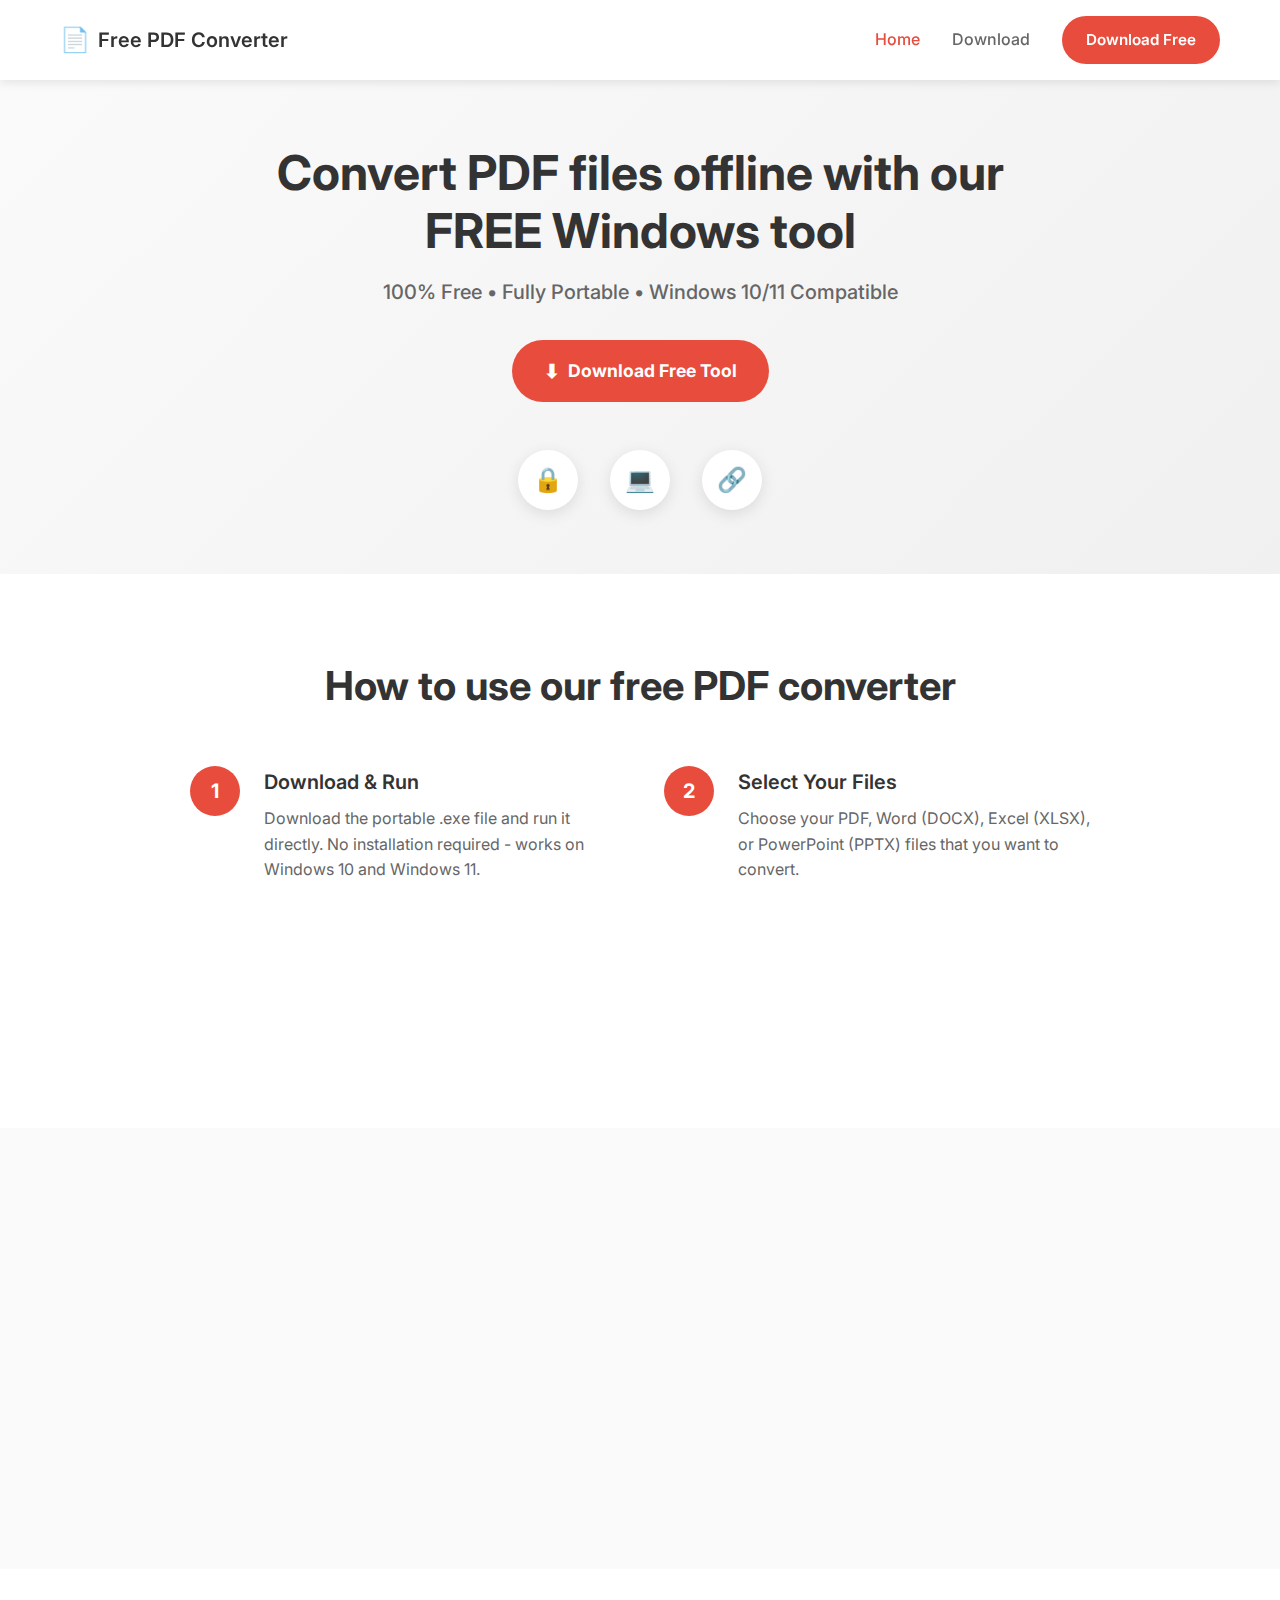
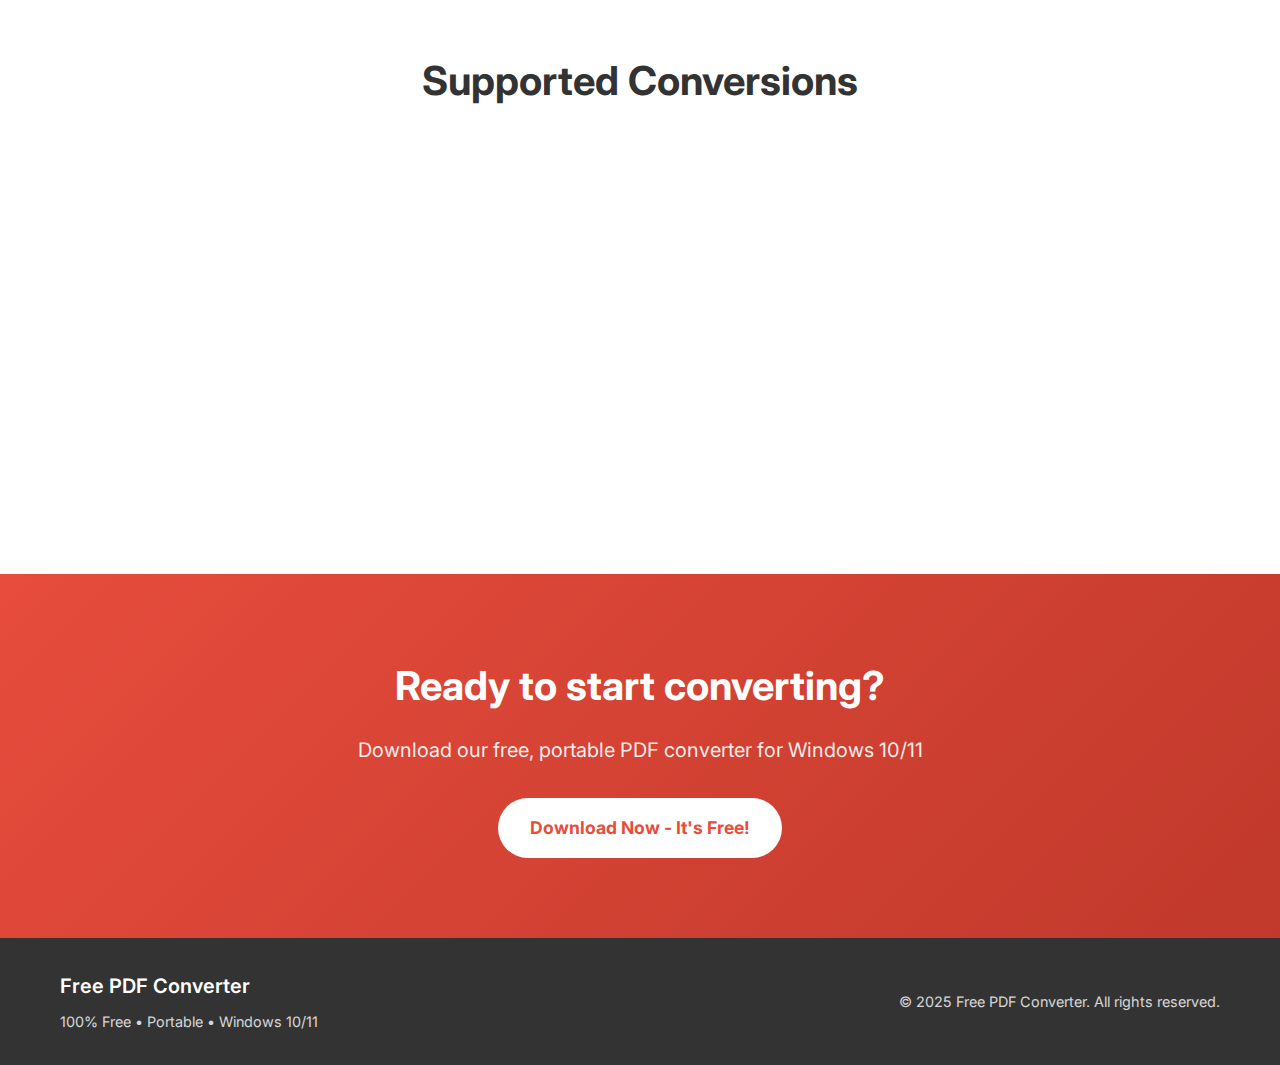
<file: index.html>
<!DOCTYPE html>
<html lang="en">
<head>
    <meta charset="UTF-8">
    <meta name="viewport" content="width=device-width, initial-scale=1.0">
    <title>Free PDF Converter - Windows Desktop Tool</title>
    <link rel="stylesheet" href="css/styles.css">
    <link href="https://fonts.googleapis.com/css2?family=Inter:wght@300;400;500;600;700&display=swap" rel="stylesheet">
</head>
<body>
    <header class="header">
        <div class="container">
            <div class="header-content">
                <div class="logo">
                    <span class="logo-icon">📄</span>
                    <span class="logo-text">Free PDF Converter</span>
                </div>
                <nav class="nav">
                    <a href="index.html" class="nav-link active">Home</a>
                    <a href="download.html" class="nav-link">Download</a>
                    <a href="download.html" class="btn btn-primary">Download Free</a>
                </nav>
            </div>
        </div>
    </header>

    <main>
        <section class="hero">
            <div class="container">
                <div class="hero-content">
                    <h1 class="hero-title">Convert PDF files offline with our FREE Windows tool</h1>
                    <p class="hero-subtitle">100% Free • Fully Portable • Windows 10/11 Compatible</p>
                    <div class="hero-cta">
                        <a href="download.html" class="btn btn-large btn-primary">
                            <span class="btn-icon">⬇</span>
                            Download Free Tool
                        </a>
                    </div>
                    <div class="hero-icons">
                        <div class="icon-item">
                            <span class="icon">🔒</span>
                        </div>
                        <div class="icon-item">
                            <span class="icon">💻</span>
                        </div>
                        <div class="icon-item">
                            <span class="icon">🔗</span>
                        </div>
                    </div>
                </div>
            </div>
        </section>

        <section class="features">
            <div class="container">
                <h2 class="section-title">How to use our free PDF converter</h2>
                <div class="features-grid">
                    <div class="feature-item">
                        <div class="feature-number">1</div>
                        <div class="feature-content">
                            <h3>Download & Run</h3>
                            <p>Download the portable .exe file and run it directly. No installation required - works on Windows 10 and Windows 11.</p>
                        </div>
                    </div>
                    <div class="feature-item">
                        <div class="feature-number">2</div>
                        <div class="feature-content">
                            <h3>Select Your Files</h3>
                            <p>Choose your PDF, Word (DOCX), Excel (XLSX), or PowerPoint (PPTX) files that you want to convert.</p>
                        </div>
                    </div>
                    <div class="feature-item">
                        <div class="feature-number">3</div>
                        <div class="feature-content">
                            <h3>Convert Instantly</h3>
                            <p>Your files are converted offline in seconds. No internet connection required - your documents stay completely private.</p>
                        </div>
                    </div>
                </div>
            </div>
        </section>

        <section class="benefits">
            <div class="container">
                <div class="benefits-grid">
                    <div class="benefit-item">
                        <div class="benefit-icon">🏆</div>
                        <h3>Best free PDF converter</h3>
                        <p>Completely free desktop application with no limitations, trials, or subscriptions required.</p>
                    </div>
                    <div class="benefit-item">
                        <div class="benefit-icon">🚀</div>
                        <h3>Fully portable application</h3>
                        <p>Single executable file that runs anywhere on Windows. No installation, no registry changes, no bloatware.</p>
                    </div>
                    <div class="benefit-item">
                        <div class="benefit-icon">🔐</div>
                        <h3>Your files stay private</h3>
                        <p>All conversions happen offline on your computer. No cloud uploads, no data collection, complete privacy.</p>
                    </div>
                </div>
            </div>
        </section>

        <section class="conversion-types">
            <div class="container">
                <h2 class="section-title">Supported Conversions</h2>
                <div class="conversion-grid">
                    <div class="conversion-item">
                        <div class="conversion-from">PDF</div>
                        <div class="conversion-arrow">→</div>
                        <div class="conversion-to">DOCX</div>
                    </div>
                    <div class="conversion-item">
                        <div class="conversion-from">PDF</div>
                        <div class="conversion-arrow">→</div>
                        <div class="conversion-to">XLSX</div>
                    </div>
                    <div class="conversion-item">
                        <div class="conversion-from">PDF</div>
                        <div class="conversion-arrow">→</div>
                        <div class="conversion-to">PPTX</div>
                    </div>
                    <div class="conversion-item">
                        <div class="conversion-from">DOCX</div>
                        <div class="conversion-arrow">→</div>
                        <div class="conversion-to">PDF</div>
                    </div>
                    <div class="conversion-item">
                        <div class="conversion-from">XLSX</div>
                        <div class="conversion-arrow">→</div>
                        <div class="conversion-to">PDF</div>
                    </div>
                    <div class="conversion-item">
                        <div class="conversion-from">PPTX</div>
                        <div class="conversion-arrow">→</div>
                        <div class="conversion-to">PDF</div>
                    </div>
                </div>
            </div>
        </section>

        <section class="cta-section">
            <div class="container">
                <div class="cta-content">
                    <h2>Ready to start converting?</h2>
                    <p>Download our free, portable PDF converter for Windows 10/11</p>
                    <a href="download.html" class="btn btn-large btn-primary">Download Now - It's Free!</a>
                </div>
            </div>
        </section>
    </main>

    <footer class="footer">
        <div class="container">
            <div class="footer-content">
                <div class="footer-left">
                    <span class="logo-text">Free PDF Converter</span>
                    <p>100% Free • Portable • Windows 10/11</p>
                </div>
                <div class="footer-right">
                    <p>&copy; 2025 Free PDF Converter. All rights reserved.</p>
                </div>
            </div>
        </div>
    </footer>

    <script src="js/main.js"></script>
</body>
</html>
</file>
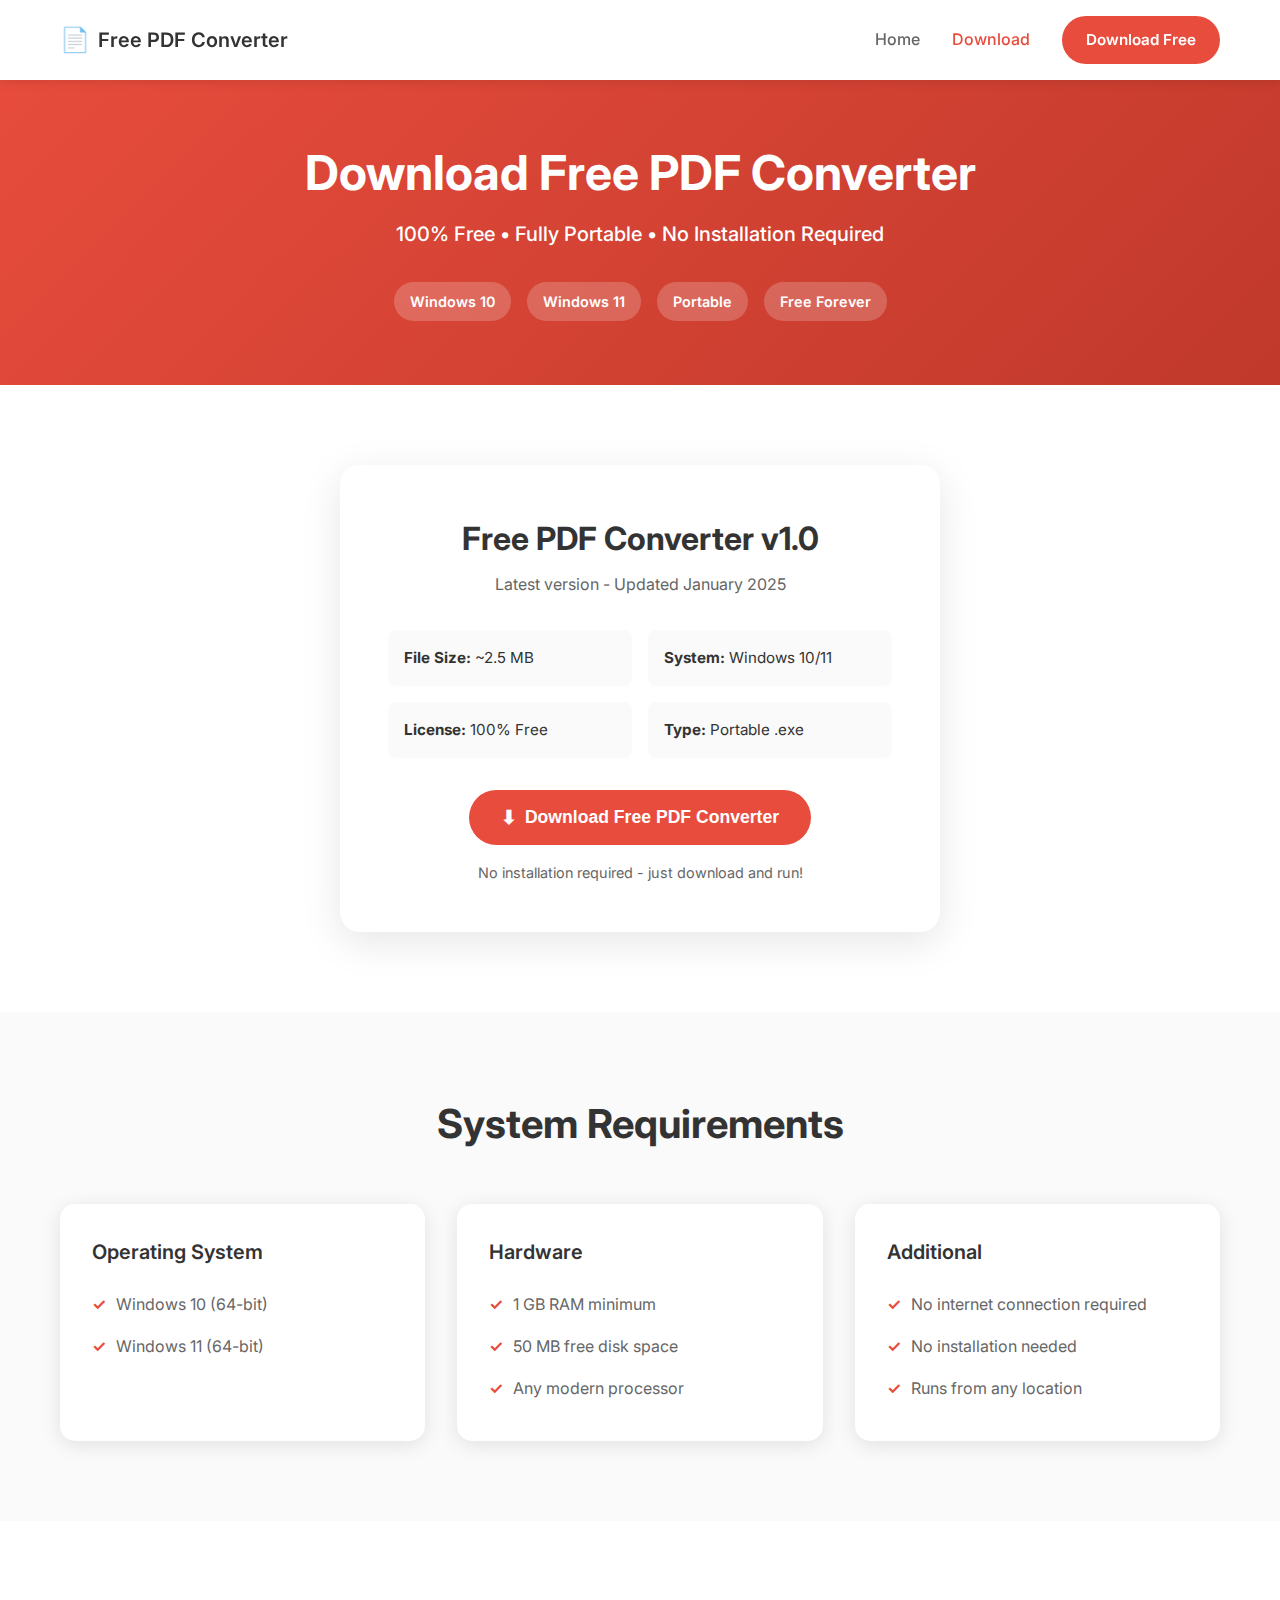
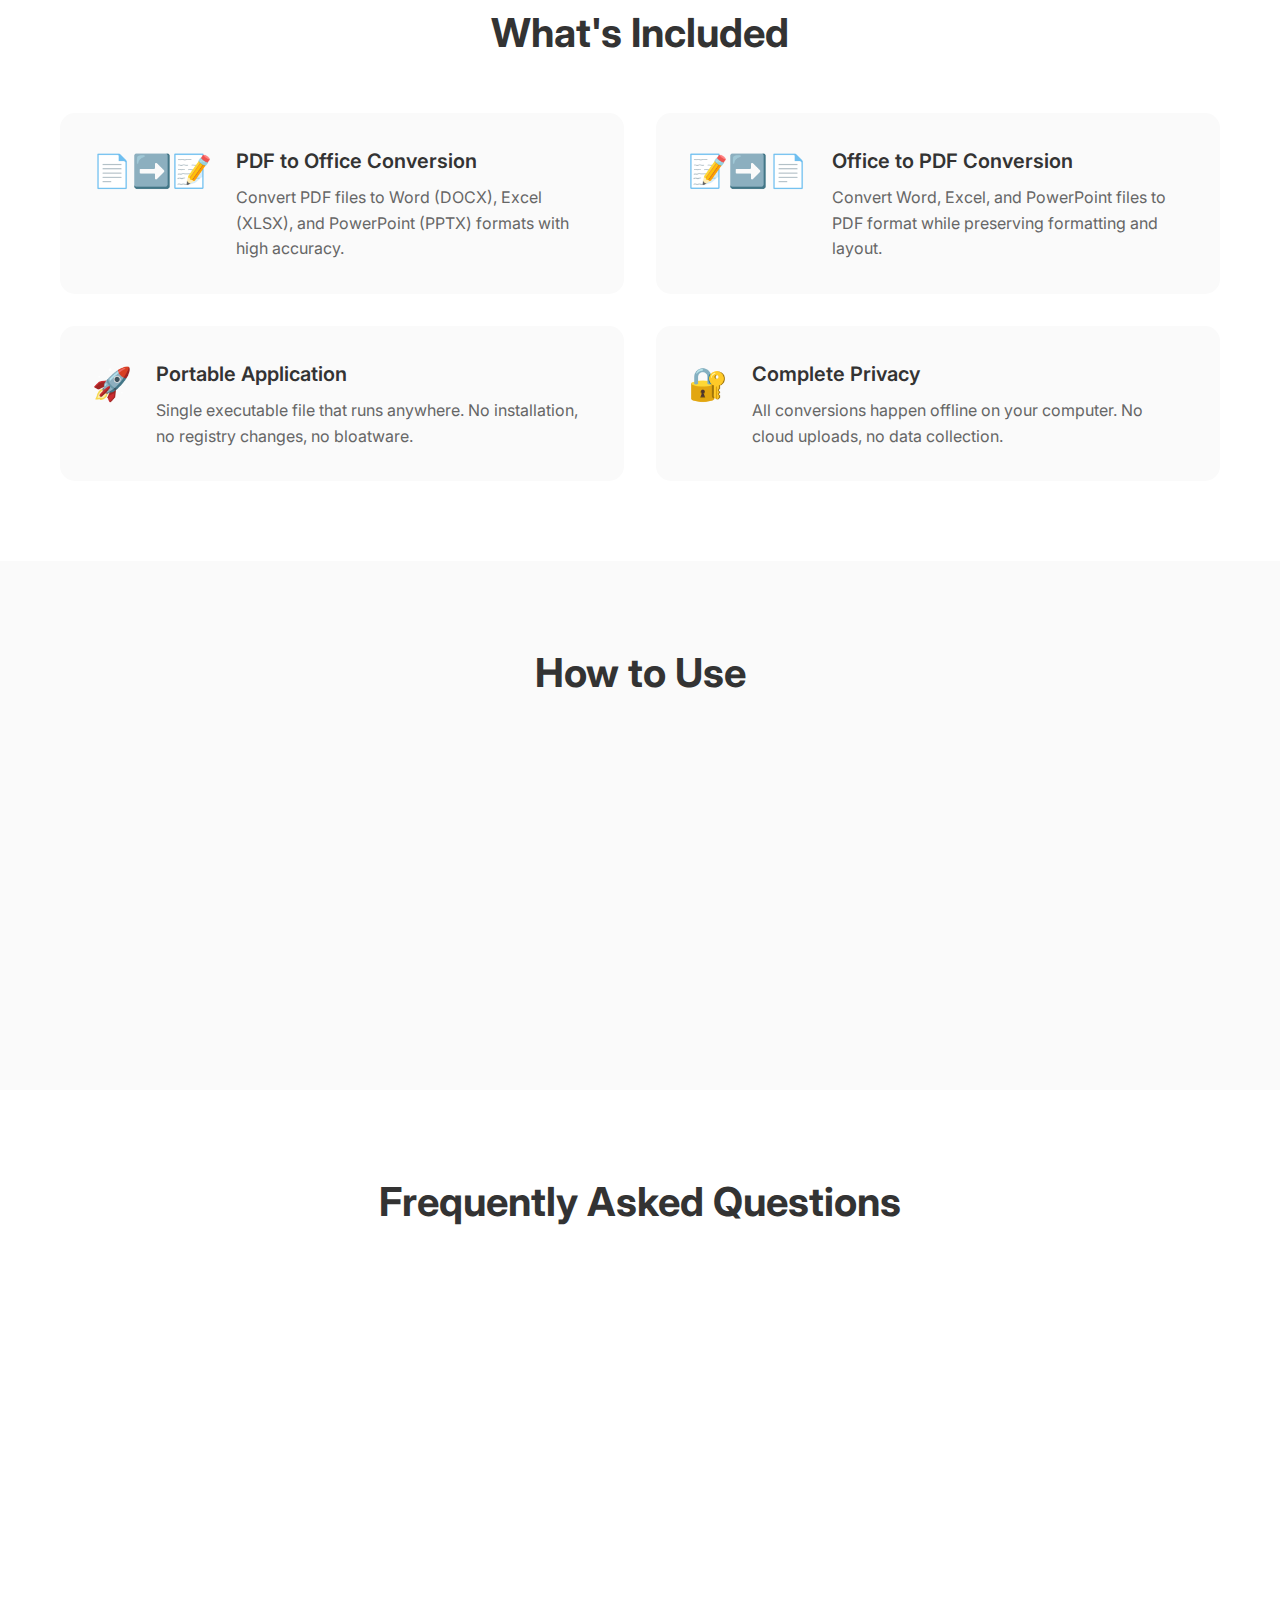
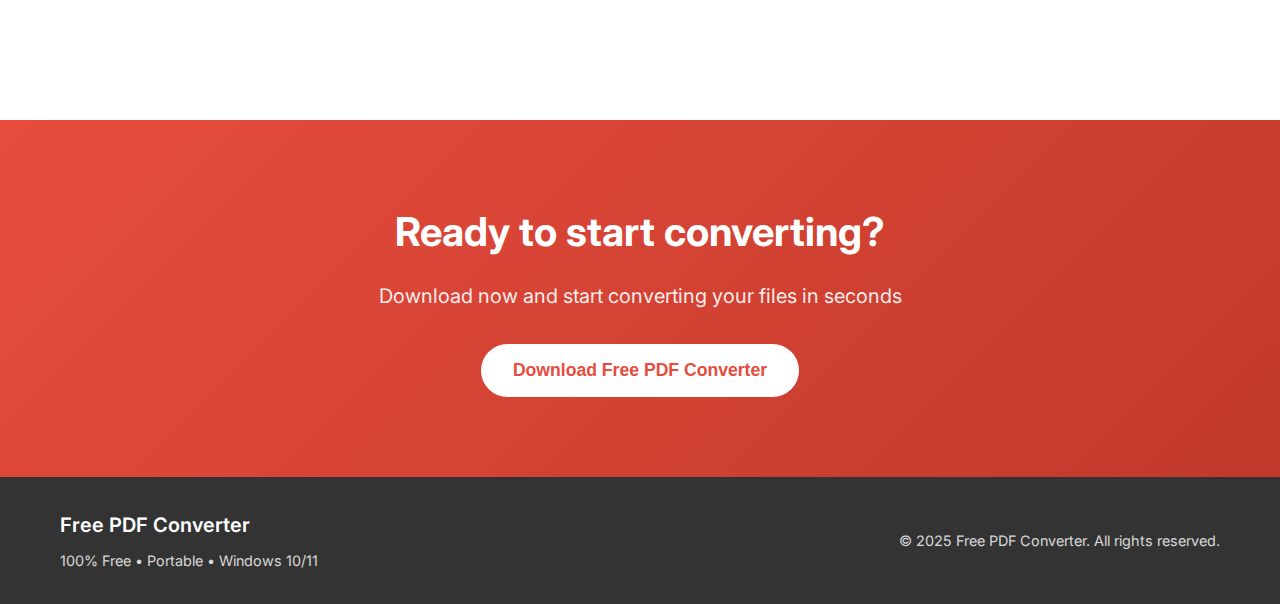
<file: download.html>
<!DOCTYPE html>
<html lang="en">
<head>
    <meta charset="UTF-8">
    <meta name="viewport" content="width=device-width, initial-scale=1.0">
    <title>Download Free PDF Converter - Windows Desktop Tool</title>
    <link rel="stylesheet" href="css/styles.css">
    <link href="https://fonts.googleapis.com/css2?family=Inter:wght@300;400;500;600;700&display=swap" rel="stylesheet">
</head>
<body>
    <header class="header">
        <div class="container">
            <div class="header-content">
                <div class="logo">
                    <span class="logo-icon">📄</span>
                    <span class="logo-text">Free PDF Converter</span>
                </div>
                <nav class="nav">
                    <a href="index.html" class="nav-link">Home</a>
                    <a href="download.html" class="nav-link active">Download</a>
                    <a href="#download-section" class="btn btn-primary">Download Free</a>
                </nav>
            </div>
        </div>
    </header>

    <main>
        <section class="hero download-hero">
            <div class="container">
                <div class="hero-content">
                    <h1 class="hero-title">Download Free PDF Converter</h1>
                    <p class="hero-subtitle">100% Free • Fully Portable • No Installation Required</p>
                    <div class="download-badges">
                        <span class="badge">Windows 10</span>
                        <span class="badge">Windows 11</span>
                        <span class="badge">Portable</span>
                        <span class="badge">Free Forever</span>
                    </div>
                </div>
            </div>
        </section>

        <section id="download-section" class="download-section">
            <div class="container">
                <div class="download-card">
                    <div class="download-header">
                        <h2>Free PDF Converter v1.0</h2>
                        <p>Latest version - Updated January 2025</p>
                    </div>
                    
                    <div class="download-info">
                        <div class="info-grid">
                            <div class="info-item">
                                <strong>File Size:</strong> ~2.5 MB
                            </div>
                            <div class="info-item">
                                <strong>System:</strong> Windows 10/11
                            </div>
                            <div class="info-item">
                                <strong>License:</strong> 100% Free
                            </div>
                            <div class="info-item">
                                <strong>Type:</strong> Portable .exe
                            </div>
                        </div>
                    </div>

                    <div class="download-cta">
                        <button class="btn btn-large btn-primary download-btn" onclick="handleDownload()">
                            <span class="btn-icon">⬇</span>
                            Download Free PDF Converter
                        </button>
                        <p class="download-note">No installation required - just download and run!</p>
                    </div>
                </div>
            </div>
        </section>

        <section class="system-requirements">
            <div class="container">
                <h2 class="section-title">System Requirements</h2>
                <div class="requirements-grid">
                    <div class="requirement-item">
                        <h3>Operating System</h3>
                        <ul>
                            <li>Windows 10 (64-bit)</li>
                            <li>Windows 11 (64-bit)</li>
                        </ul>
                    </div>
                    <div class="requirement-item">
                        <h3>Hardware</h3>
                        <ul>
                            <li>1 GB RAM minimum</li>
                            <li>50 MB free disk space</li>
                            <li>Any modern processor</li>
                        </ul>
                    </div>
                    <div class="requirement-item">
                        <h3>Additional</h3>
                        <ul>
                            <li>No internet connection required</li>
                            <li>No installation needed</li>
                            <li>Runs from any location</li>
                        </ul>
                    </div>
                </div>
            </div>
        </section>

        <section class="features-detailed">
            <div class="container">
                <h2 class="section-title">What's Included</h2>
                <div class="features-list">
                    <div class="feature-detailed">
                        <div class="feature-icon">📄➡️📝</div>
                        <div class="feature-info">
                            <h3>PDF to Office Conversion</h3>
                            <p>Convert PDF files to Word (DOCX), Excel (XLSX), and PowerPoint (PPTX) formats with high accuracy.</p>
                        </div>
                    </div>
                    <div class="feature-detailed">
                        <div class="feature-icon">📝➡️📄</div>
                        <div class="feature-info">
                            <h3>Office to PDF Conversion</h3>
                            <p>Convert Word, Excel, and PowerPoint files to PDF format while preserving formatting and layout.</p>
                        </div>
                    </div>
                    <div class="feature-detailed">
                        <div class="feature-icon">🚀</div>
                        <div class="feature-info">
                            <h3>Portable Application</h3>
                            <p>Single executable file that runs anywhere. No installation, no registry changes, no bloatware.</p>
                        </div>
                    </div>
                    <div class="feature-detailed">
                        <div class="feature-icon">🔐</div>
                        <div class="feature-info">
                            <h3>Complete Privacy</h3>
                            <p>All conversions happen offline on your computer. No cloud uploads, no data collection.</p>
                        </div>
                    </div>
                </div>
            </div>
        </section>

        <section class="how-to-use">
            <div class="container">
                <h2 class="section-title">How to Use</h2>
                <div class="steps-grid">
                    <div class="step-item">
                        <div class="step-number">1</div>
                        <h3>Download</h3>
                        <p>Click the download button above to get the .exe file</p>
                    </div>
                    <div class="step-item">
                        <div class="step-number">2</div>
                        <h3>Run</h3>
                        <p>Double-click the downloaded file to launch the converter</p>
                    </div>
                    <div class="step-item">
                        <div class="step-number">3</div>
                        <h3>Convert</h3>
                        <p>Select your files and choose the output format</p>
                    </div>
                    <div class="step-item">
                        <div class="step-number">4</div>
                        <h3>Done</h3>
                        <p>Your converted files are ready in seconds</p>
                    </div>
                </div>
            </div>
        </section>

        <section class="faq">
            <div class="container">
                <h2 class="section-title">Frequently Asked Questions</h2>
                <div class="faq-grid">
                    <div class="faq-item">
                        <h3>Is it really free?</h3>
                        <p>Yes! Completely free with no trials, subscriptions, or hidden costs. Use it as much as you want.</p>
                    </div>
                    <div class="faq-item">
                        <h3>Do I need to install it?</h3>
                        <p>No installation required. Just download the .exe file and run it directly from anywhere on your computer.</p>
                    </div>
                    <div class="faq-item">
                        <h3>Does it work offline?</h3>
                        <p>Yes! No internet connection required. All conversions happen locally on your computer for complete privacy.</p>
                    </div>
                    <div class="faq-item">
                        <h3>What Windows versions are supported?</h3>
                        <p>Works on Windows 10 and Windows 11 (64-bit versions). Compatible with all modern Windows systems.</p>
                    </div>
                </div>
            </div>
        </section>

        <section class="cta-section">
            <div class="container">
                <div class="cta-content">
                    <h2>Ready to start converting?</h2>
                    <p>Download now and start converting your files in seconds</p>
                    <button class="btn btn-large btn-primary download-btn" onclick="handleDownload()">
                        Download Free PDF Converter
                    </button>
                </div>
            </div>
        </section>
    </main>

    <footer class="footer">
        <div class="container">
            <div class="footer-content">
                <div class="footer-left">
                    <span class="logo-text">Free PDF Converter</span>
                    <p>100% Free • Portable • Windows 10/11</p>
                </div>
                <div class="footer-right">
                    <p>&copy; 2025 Free PDF Converter. All rights reserved.</p>
                </div>
            </div>
        </div>
    </footer>

    <script src="js/main.js"></script>
</body>
</html>
</file>
<file: css/styles.css>
/* Reset and Base Styles */
* {
    margin: 0;
    padding: 0;
    box-sizing: border-box;
}

body {
    font-family: 'Inter', -apple-system, BlinkMacSystemFont, 'Segoe UI', Roboto, sans-serif;
    line-height: 1.6;
    color: #333;
    background-color: #fafafa;
}

.container {
    max-width: 1200px;
    margin: 0 auto;
    padding: 0 20px;
}

/* Header */
.header {
    background: white;
    box-shadow: 0 2px 10px rgba(0, 0, 0, 0.1);
    position: sticky;
    top: 0;
    z-index: 100;
}

.header-content {
    display: flex;
    justify-content: space-between;
    align-items: center;
    padding: 1rem 0;
}

.logo {
    display: flex;
    align-items: center;
    gap: 0.5rem;
    font-weight: 600;
    font-size: 1.25rem;
    color: #333;
}

.logo-icon {
    font-size: 1.5rem;
}

.nav {
    display: flex;
    align-items: center;
    gap: 2rem;
}

.nav-link {
    text-decoration: none;
    color: #666;
    font-weight: 500;
    transition: color 0.3s ease;
}

.nav-link:hover,
.nav-link.active {
    color: #e74c3c;
}

/* Buttons */
.btn {
    display: inline-flex;
    align-items: center;
    gap: 0.5rem;
    padding: 0.75rem 1.5rem;
    border: none;
    border-radius: 50px;
    text-decoration: none;
    font-weight: 600;
    font-size: 0.95rem;
    cursor: pointer;
    transition: all 0.3s ease;
    text-align: center;
}

.btn-primary {
    background: #e74c3c;
    color: white;
}

.btn-primary:hover {
    background: #c0392b;
    transform: translateY(-2px);
    box-shadow: 0 4px 15px rgba(231, 76, 60, 0.3);
}

.btn-large {
    padding: 1rem 2rem;
    font-size: 1.1rem;
    font-weight: 700;
}

.btn-icon {
    font-size: 1.2rem;
}

/* Hero Section */
.hero {
    background: linear-gradient(135deg, #fafafa 0%, #f0f0f0 100%);
    padding: 4rem 0;
    text-align: center;
}

.hero-content {
    max-width: 800px;
    margin: 0 auto;
}

.hero-title {
    font-size: 3rem;
    font-weight: 700;
    color: #333;
    margin-bottom: 1rem;
    line-height: 1.2;
}

.hero-subtitle {
    font-size: 1.25rem;
    color: #666;
    margin-bottom: 2rem;
    font-weight: 500;
}

.hero-cta {
    margin-bottom: 3rem;
}

.hero-icons {
    display: flex;
    justify-content: center;
    gap: 2rem;
}

.icon-item {
    display: flex;
    align-items: center;
    justify-content: center;
    width: 60px;
    height: 60px;
    background: white;
    border-radius: 50%;
    box-shadow: 0 4px 15px rgba(0, 0, 0, 0.1);
}

.icon {
    font-size: 1.5rem;
}

/* Download Hero */
.download-hero {
    background: linear-gradient(135deg, #e74c3c 0%, #c0392b 100%);
    color: white;
}

.download-hero .hero-title,
.download-hero .hero-subtitle {
    color: white;
}

.download-badges {
    display: flex;
    justify-content: center;
    gap: 1rem;
    flex-wrap: wrap;
    margin-top: 2rem;
}

.badge {
    background: rgba(255, 255, 255, 0.2);
    color: white;
    padding: 0.5rem 1rem;
    border-radius: 25px;
    font-weight: 600;
    font-size: 0.9rem;
}

/* Sections */
.section-title {
    text-align: center;
    font-size: 2.5rem;
    font-weight: 700;
    color: #333;
    margin-bottom: 3rem;
}

/* Features Section */
.features {
    padding: 5rem 0;
    background: white;
}

.features-grid {
    display: grid;
    grid-template-columns: repeat(auto-fit, minmax(300px, 1fr));
    gap: 3rem;
    max-width: 900px;
    margin: 0 auto;
}

.feature-item {
    display: flex;
    gap: 1.5rem;
    align-items: flex-start;
}

.feature-number {
    display: flex;
    align-items: center;
    justify-content: center;
    width: 50px;
    height: 50px;
    background: #e74c3c;
    color: white;
    border-radius: 50%;
    font-weight: 700;
    font-size: 1.25rem;
    flex-shrink: 0;
}

.feature-content h3 {
    font-size: 1.25rem;
    font-weight: 600;
    color: #333;
    margin-bottom: 0.5rem;
}

.feature-content p {
    color: #666;
    line-height: 1.6;
}

/* Benefits Section */
.benefits {
    padding: 5rem 0;
    background: #fafafa;
}

.benefits-grid {
    display: grid;
    grid-template-columns: repeat(auto-fit, minmax(300px, 1fr));
    gap: 3rem;
}

.benefit-item {
    text-align: center;
    padding: 2rem;
    background: white;
    border-radius: 15px;
    box-shadow: 0 4px 20px rgba(0, 0, 0, 0.1);
    transition: transform 0.3s ease;
}

.benefit-item:hover {
    transform: translateY(-5px);
}

.benefit-icon {
    font-size: 3rem;
    margin-bottom: 1rem;
}

.benefit-item h3 {
    font-size: 1.25rem;
    font-weight: 600;
    color: #333;
    margin-bottom: 1rem;
}

.benefit-item p {
    color: #666;
    line-height: 1.6;
}

/* Conversion Types */
.conversion-types {
    padding: 5rem 0;
    background: white;
}

.conversion-grid {
    display: grid;
    grid-template-columns: repeat(auto-fit, minmax(250px, 1fr));
    gap: 2rem;
    max-width: 800px;
    margin: 0 auto;
}

.conversion-item {
    display: flex;
    align-items: center;
    justify-content: center;
    gap: 1rem;
    padding: 1.5rem;
    background: #fafafa;
    border-radius: 10px;
    font-weight: 600;
}

.conversion-from,
.conversion-to {
    padding: 0.5rem 1rem;
    background: white;
    border-radius: 8px;
    color: #333;
    box-shadow: 0 2px 10px rgba(0, 0, 0, 0.1);
}

.conversion-arrow {
    color: #e74c3c;
    font-size: 1.5rem;
    font-weight: bold;
}

/* Download Section */
.download-section {
    padding: 5rem 0;
    background: white;
}

.download-card {
    max-width: 600px;
    margin: 0 auto;
    background: white;
    border-radius: 20px;
    box-shadow: 0 10px 40px rgba(0, 0, 0, 0.1);
    padding: 3rem;
    text-align: center;
}

.download-header h2 {
    font-size: 2rem;
    font-weight: 700;
    color: #333;
    margin-bottom: 0.5rem;
}

.download-header p {
    color: #666;
    margin-bottom: 2rem;
}

.info-grid {
    display: grid;
    grid-template-columns: repeat(2, 1fr);
    gap: 1rem;
    margin-bottom: 2rem;
    text-align: left;
}

.info-item {
    padding: 1rem;
    background: #fafafa;
    border-radius: 8px;
    font-size: 0.95rem;
}

.download-cta {
    margin-top: 2rem;
}

.download-note {
    margin-top: 1rem;
    color: #666;
    font-size: 0.9rem;
}

/* System Requirements */
.system-requirements {
    padding: 5rem 0;
    background: #fafafa;
}

.requirements-grid {
    display: grid;
    grid-template-columns: repeat(auto-fit, minmax(300px, 1fr));
    gap: 2rem;
}

.requirement-item {
    background: white;
    padding: 2rem;
    border-radius: 15px;
    box-shadow: 0 4px 20px rgba(0, 0, 0, 0.1);
}

.requirement-item h3 {
    font-size: 1.25rem;
    font-weight: 600;
    color: #333;
    margin-bottom: 1rem;
}

.requirement-item ul {
    list-style: none;
}

.requirement-item li {
    padding: 0.5rem 0;
    color: #666;
    position: relative;
    padding-left: 1.5rem;
}

.requirement-item li::before {
    content: "✓";
    position: absolute;
    left: 0;
    color: #e74c3c;
    font-weight: bold;
}

/* Features Detailed */
.features-detailed {
    padding: 5rem 0;
    background: white;
}

.features-list {
    display: grid;
    grid-template-columns: repeat(auto-fit, minmax(400px, 1fr));
    gap: 2rem;
}

.feature-detailed {
    display: flex;
    gap: 1.5rem;
    padding: 2rem;
    background: #fafafa;
    border-radius: 15px;
}

.feature-icon {
    font-size: 2rem;
    flex-shrink: 0;
}

.feature-info h3 {
    font-size: 1.25rem;
    font-weight: 600;
    color: #333;
    margin-bottom: 0.5rem;
}

.feature-info p {
    color: #666;
    line-height: 1.6;
}

/* How to Use */
.how-to-use {
    padding: 5rem 0;
    background: #fafafa;
}

.steps-grid {
    display: grid;
    grid-template-columns: repeat(auto-fit, minmax(250px, 1fr));
    gap: 2rem;
}

.step-item {
    text-align: center;
    padding: 2rem;
    background: white;
    border-radius: 15px;
    box-shadow: 0 4px 20px rgba(0, 0, 0, 0.1);
}

.step-number {
    display: inline-flex;
    align-items: center;
    justify-content: center;
    width: 60px;
    height: 60px;
    background: #e74c3c;
    color: white;
    border-radius: 50%;
    font-weight: 700;
    font-size: 1.5rem;
    margin-bottom: 1rem;
}

.step-item h3 {
    font-size: 1.25rem;
    font-weight: 600;
    color: #333;
    margin-bottom: 0.5rem;
}

.step-item p {
    color: #666;
    line-height: 1.6;
}

/* FAQ */
.faq {
    padding: 5rem 0;
    background: white;
}

.faq-grid {
    display: grid;
    grid-template-columns: repeat(auto-fit, minmax(400px, 1fr));
    gap: 2rem;
}

.faq-item {
    padding: 2rem;
    background: #fafafa;
    border-radius: 15px;
}

.faq-item h3 {
    font-size: 1.25rem;
    font-weight: 600;
    color: #333;
    margin-bottom: 1rem;
}

.faq-item p {
    color: #666;
    line-height: 1.6;
}

/* CTA Section */
.cta-section {
    padding: 5rem 0;
    background: linear-gradient(135deg, #e74c3c 0%, #c0392b 100%);
    color: white;
    text-align: center;
}

.cta-content h2 {
    font-size: 2.5rem;
    font-weight: 700;
    margin-bottom: 1rem;
}

.cta-content p {
    font-size: 1.25rem;
    margin-bottom: 2rem;
    opacity: 0.9;
}

.cta-section .btn-primary {
    background: white;
    color: #e74c3c;
}

.cta-section .btn-primary:hover {
    background: #f8f8f8;
    transform: translateY(-2px);
    box-shadow: 0 4px 15px rgba(255, 255, 255, 0.3);
}

/* Footer */
.footer {
    background: #333;
    color: white;
    padding: 2rem 0;
}

.footer-content {
    display: flex;
    justify-content: space-between;
    align-items: center;
}

.footer-left .logo-text {
    font-weight: 600;
    font-size: 1.25rem;
}

.footer-left p {
    margin-top: 0.5rem;
    opacity: 0.8;
    font-size: 0.9rem;
}

.footer-right p {
    opacity: 0.8;
    font-size: 0.9rem;
}

/* Responsive Design */
@media (max-width: 768px) {
    .hero-title {
        font-size: 2rem;
    }
    
    .hero-subtitle {
        font-size: 1.1rem;
    }
    
    .section-title {
        font-size: 2rem;
    }
    
    .nav {
        gap: 1rem;
    }
    
    .nav-link {
        display: none;
    }
    
    .hero-icons {
        gap: 1rem;
    }
    
    .icon-item {
        width: 50px;
        height: 50px;
    }
    
    .download-badges {
        gap: 0.5rem;
    }
    
    .info-grid {
        grid-template-columns: 1fr;
    }
    
    .footer-content {
        flex-direction: column;
        gap: 1rem;
        text-align: center;
    }
    
    .features-list {
        grid-template-columns: 1fr;
    }
    
    .faq-grid {
        grid-template-columns: 1fr;
    }
}

@media (max-width: 480px) {
    .container {
        padding: 0 15px;
    }
    
    .hero {
        padding: 3rem 0;
    }
    
    .download-card {
        padding: 2rem;
    }
    
    .btn-large {
        padding: 0.875rem 1.5rem;
        font-size: 1rem;
    }
}
</file>
